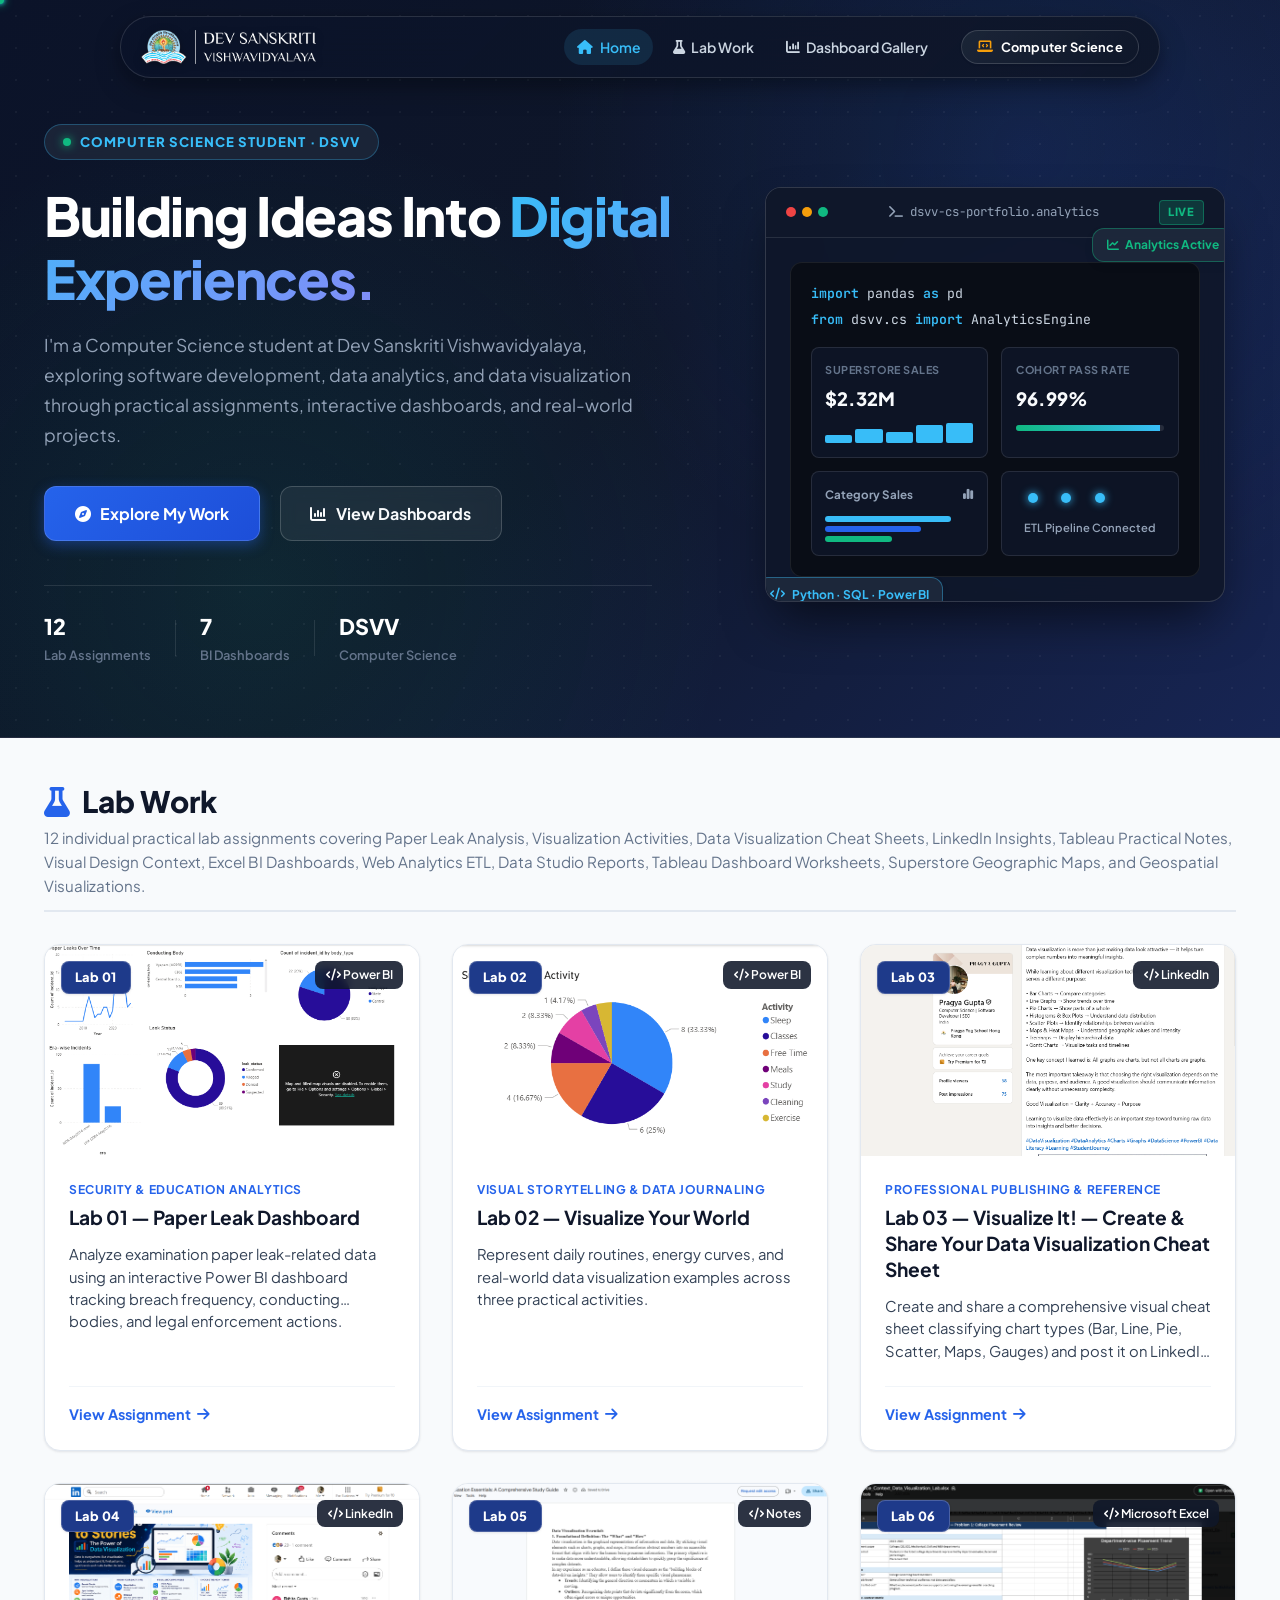
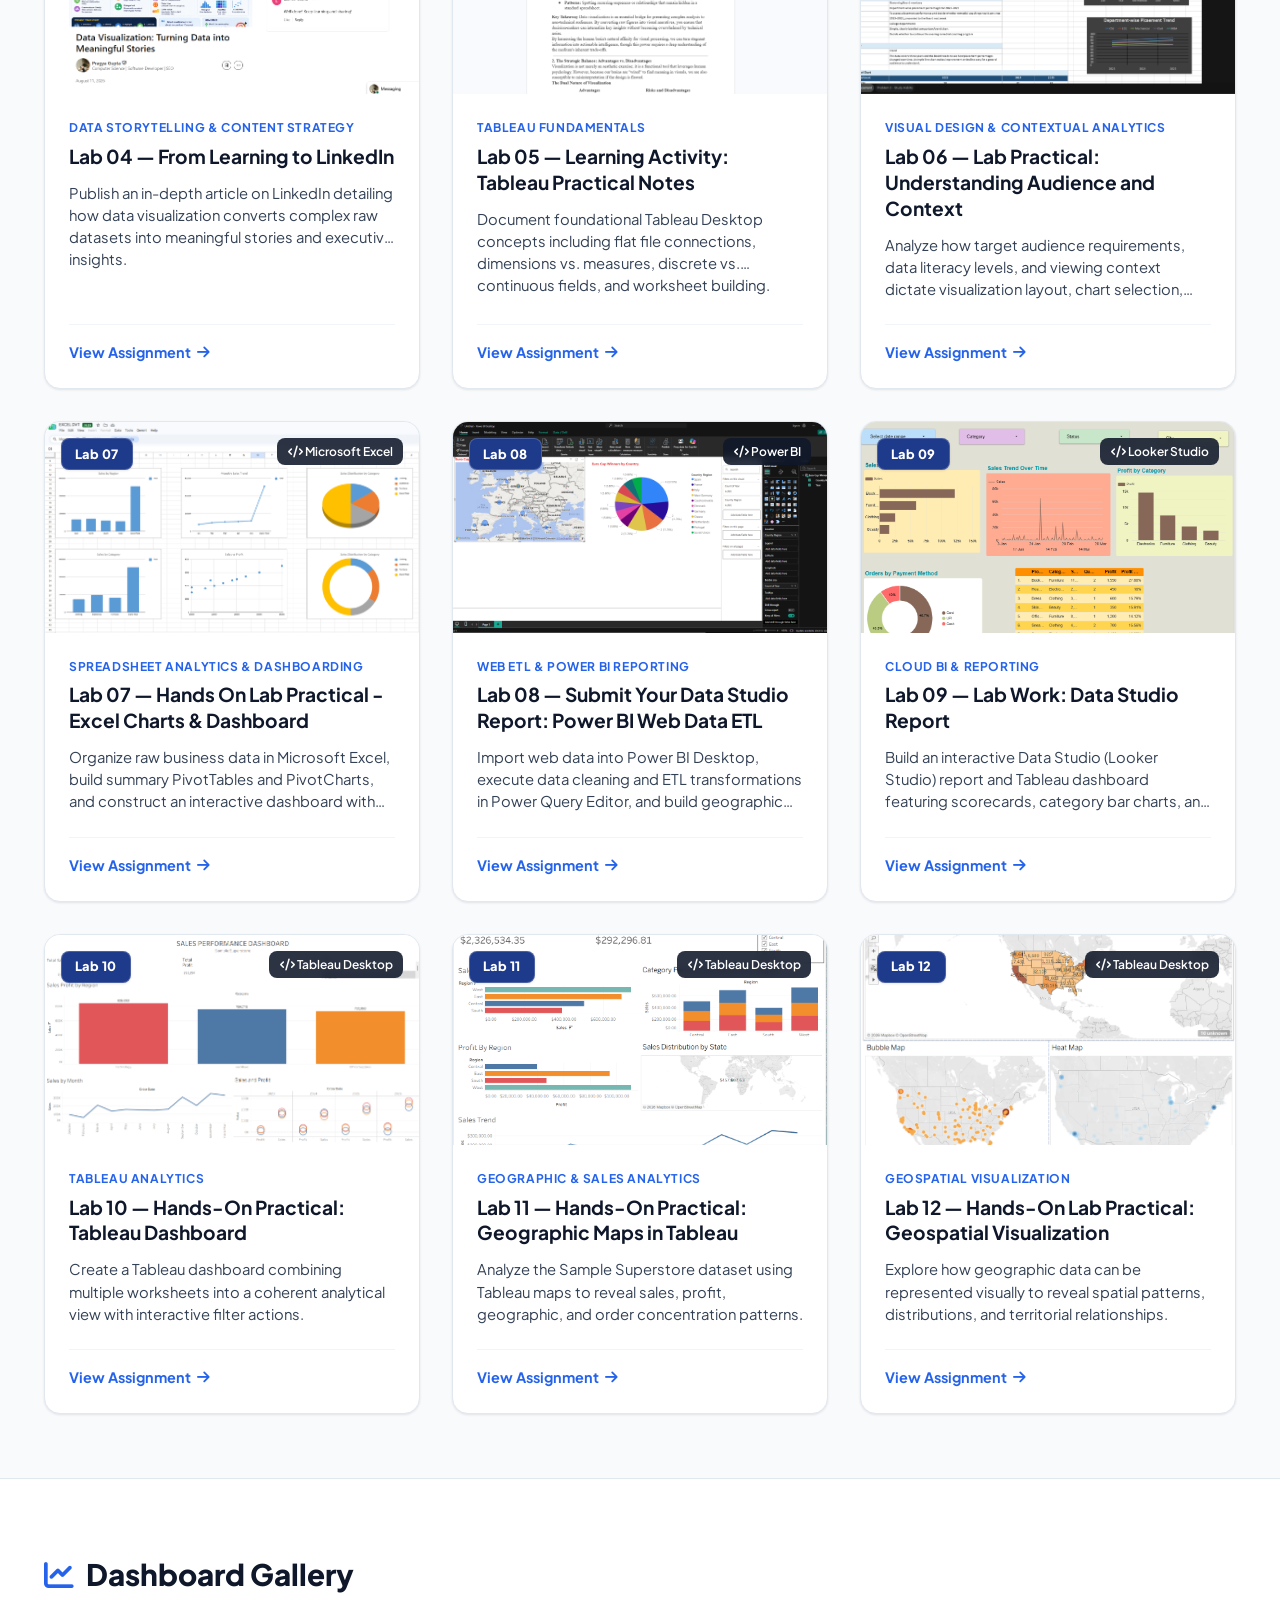
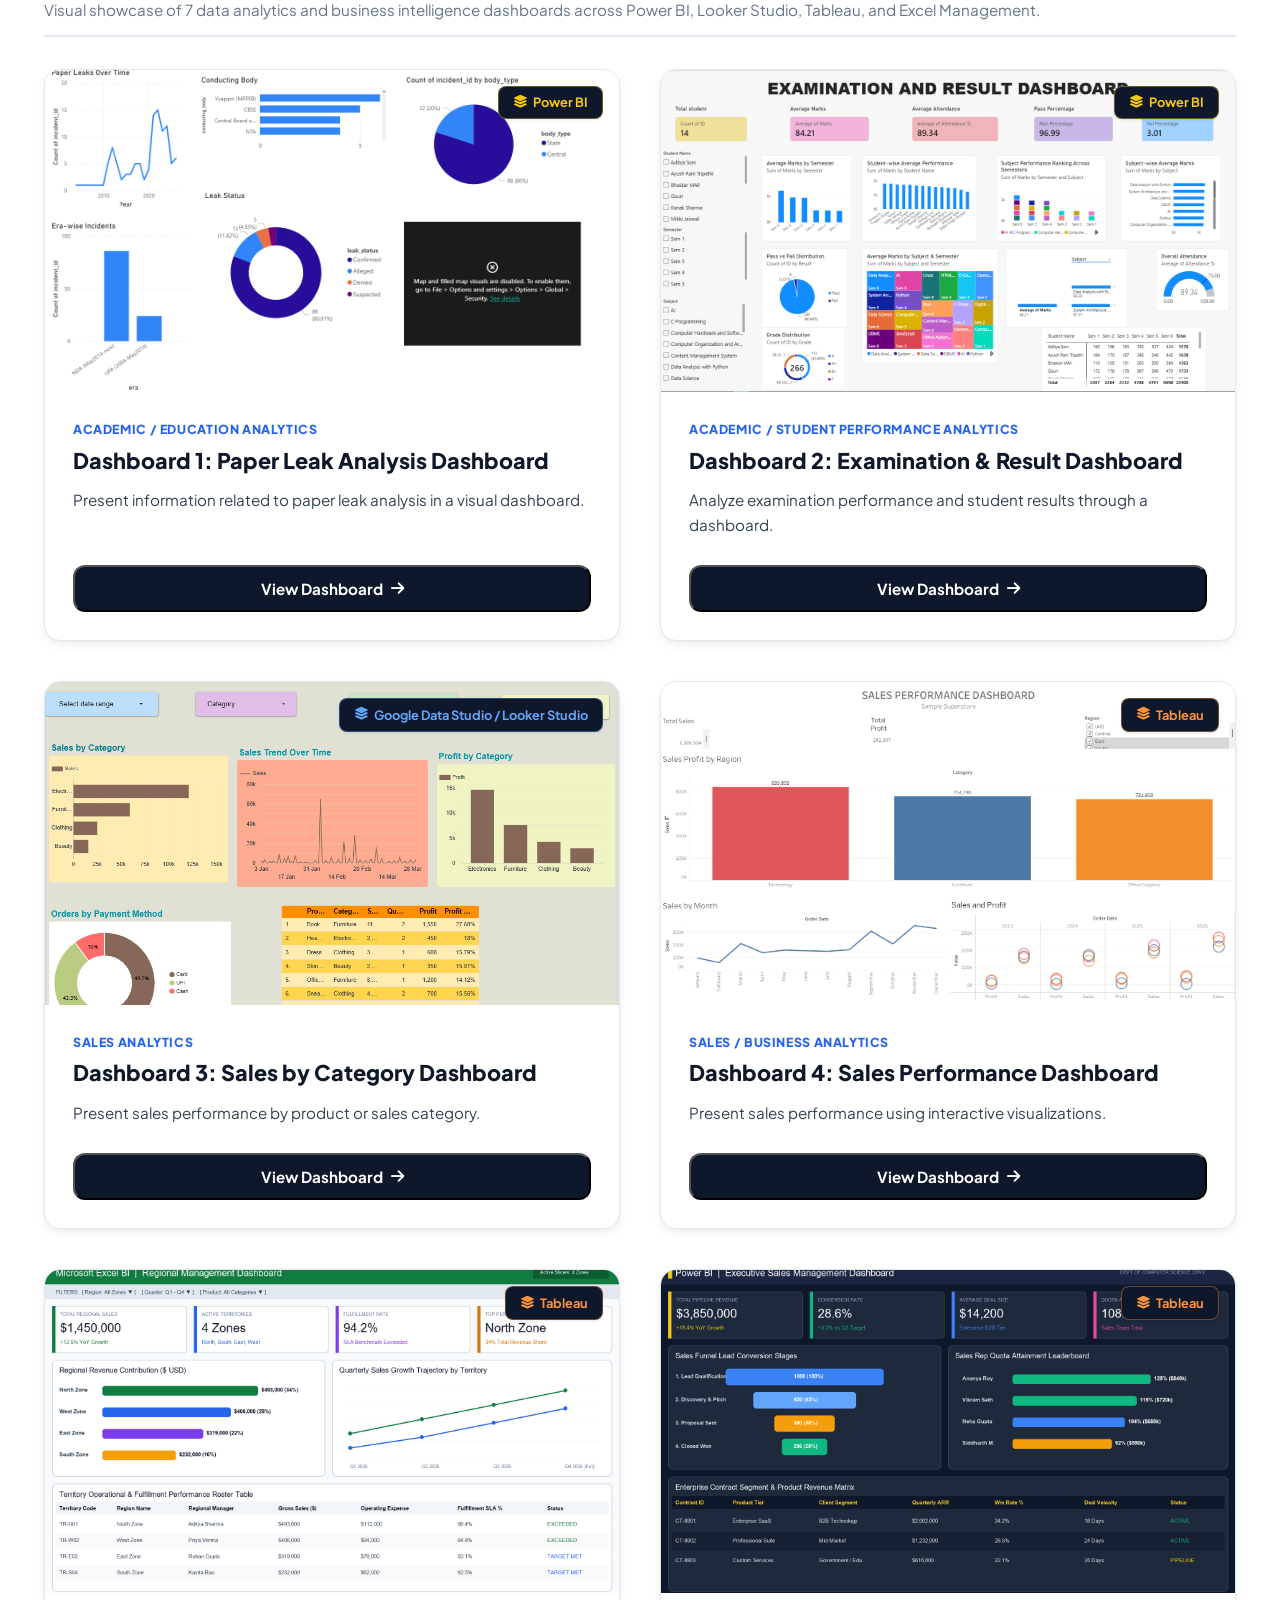
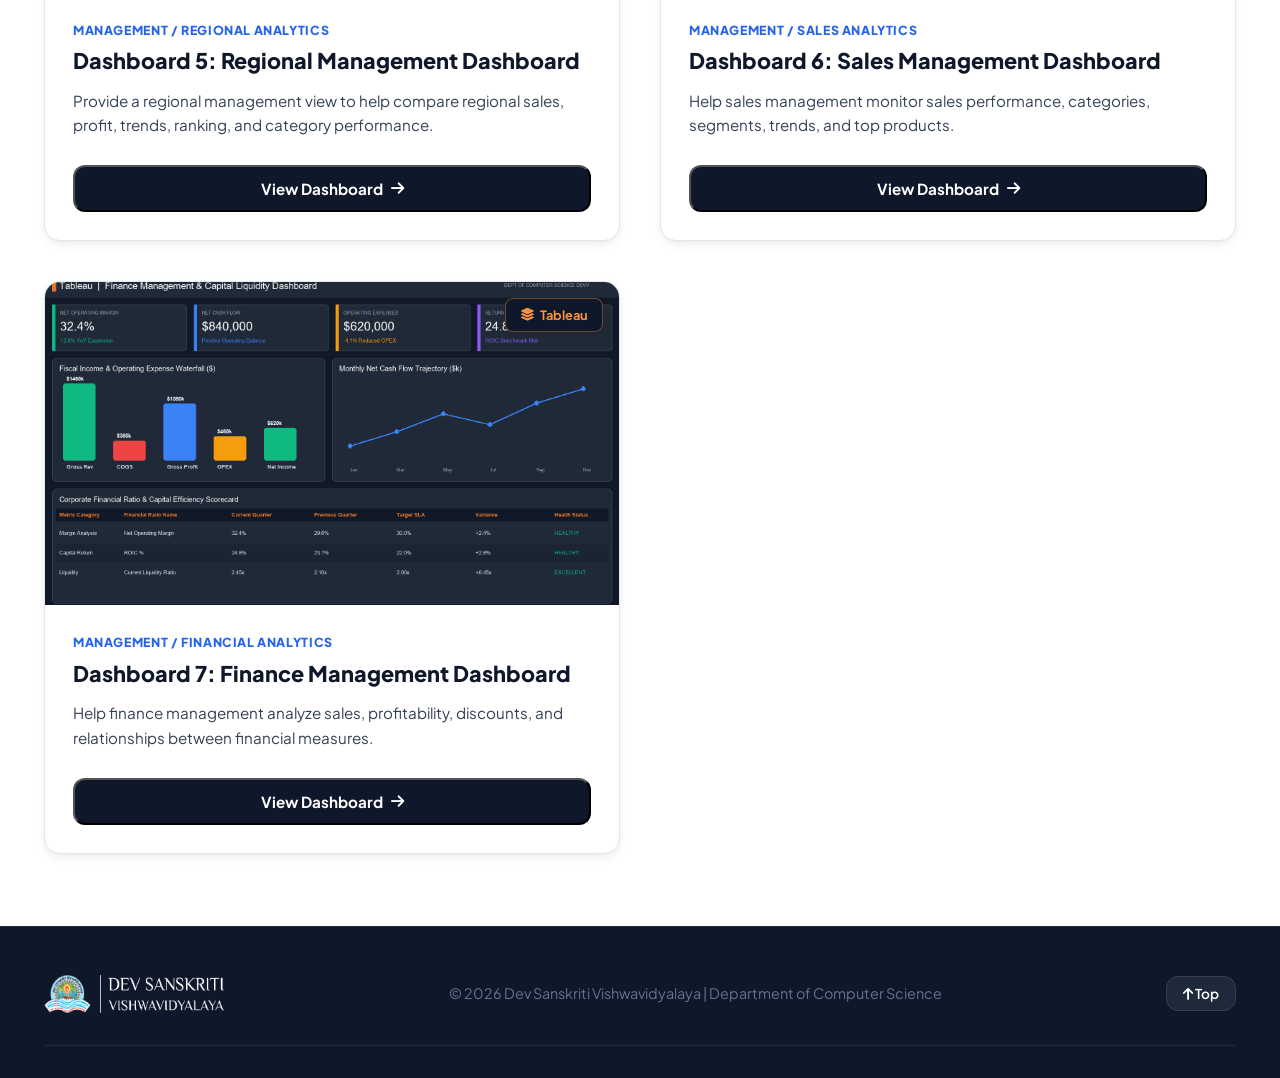
<file: index.html>
<!DOCTYPE html>
<html lang="en">
<head>
  <meta charset="UTF-8" />
  <meta name="viewport" content="width=device-width, initial-scale=1.0" />
  <title>Department of Computer Science — Portfolio | Dev Sanskriti Vishwavidyalaya</title>
  <meta name="description" content="Computer Science practical labs and interactive data visualization dashboards portfolio at Dev Sanskriti Vishwavidyalaya (DSVV)." />
  <meta name="author" content="Computer Science Student" />

  <!-- Google Fonts: Plus Jakarta Sans & JetBrains Mono -->
  <link rel="preconnect" href="https://fonts.googleapis.com">
  <link rel="preconnect" href="https://fonts.gstatic.com" crossorigin>
  <link href="https://fonts.googleapis.com/css2?family=Plus+Jakarta+Sans:wght@400;500;600;700;800&family=JetBrains+Mono:wght@500;600&display=swap" rel="stylesheet">

  <!-- Font Awesome Icons -->
  <link rel="stylesheet" href="https://cdnjs.cloudflare.com/ajax/libs/font-awesome/6.4.0/css/all.min.css" />

  <!-- Stylesheet -->
  <link rel="stylesheet" href="css/style.css" />
</head>
<body>

  <!-- ==========================================================================
       COMPACT FLOATING HEADER & BRANDING (DSVV Seal Logo)
       ========================================================================== -->
  <header class="navbar" id="navbar">
    <div class="container nav-container">
      <a href="#hero" class="nav-brand" aria-label="Dev Sanskriti Vishwavidyalaya Home">
        <img src="images/dsvv-official-logo-clean.png" alt="Dev Sanskriti Vishwavidyalaya Logo" class="dsvv-logo-img" />
      </a>

      <button class="mobile-menu-toggle" aria-label="Toggle Navigation Menu" aria-expanded="false">
        <i class="fa-solid fa-bars"></i>
      </button>

      <!-- Top Right: Navigation Links & Computer Science Badge -->
      <div class="nav-right-group">
        <nav>
          <ul class="nav-menu">
            <li><a href="#hero" class="nav-link active" data-section="hero"><i class="fa-solid fa-house"></i> Home</a></li>
            <li><a href="#labs" class="nav-link" data-section="labs"><i class="fa-solid fa-flask"></i> Lab Work</a></li>
            <li><a href="#dashboards" class="nav-link" data-section="dashboards"><i class="fa-solid fa-chart-column"></i> Dashboard Gallery</a></li>
          </ul>
        </nav>
        <span class="cs-dept-badge">
          <i class="fa-solid fa-laptop-code"></i> Computer Science
        </span>
      </div>
    </div>
  </header>

  <!-- ==========================================================================
       FIXED VERTICAL SCROLL SIDEBAR NAVIGATION
       ========================================================================== -->
  <nav class="scroll-sidebar" id="scroll-sidebar" aria-label="Quick Navigation Sidebar">
    <ul class="sidebar-menu">
      <li>
        <a href="#hero" class="sidebar-link active" data-section="hero" aria-label="Home">
          <i class="fa-solid fa-house"></i>
          <span class="sidebar-tooltip">Home</span>
        </a>
      </li>
      <li>
        <a href="#labs" class="sidebar-link" data-section="labs" aria-label="Lab Work">
          <i class="fa-solid fa-flask"></i>
          <span class="sidebar-tooltip">Lab Work</span>
        </a>
      </li>
      <li>
        <a href="#dashboards" class="sidebar-link" data-section="dashboards" aria-label="Dashboard Gallery">
          <i class="fa-solid fa-chart-column"></i>
          <span class="sidebar-tooltip">Dashboard Gallery</span>
        </a>
      </li>
    </ul>
  </nav>

  <!-- Custom Pointer Cursor -->
  <div class="custom-cursor-dot" id="cursor-dot" aria-hidden="true"></div>
  <div class="custom-cursor-ring" id="cursor-ring" aria-hidden="true"></div>

  <main>
    <!-- ==========================================================================
         1. HERO SECTION (UPGRADED — PREMIUM FUTURISTIC TWO-COLUMN COMPOSITION)
         ========================================================================== -->
    <section class="hero-section" id="hero">
      <div class="container hero-container">
        
        <!-- Left Column: Introduction & Actions -->
        <div class="hero-content">
          <div class="hero-eyebrow-badge">
            <span class="eyebrow-dot"></span>
            <span class="eyebrow-text">COMPUTER SCIENCE STUDENT · DSVV</span>
          </div>

          <h1 class="hero-title">
            Building Ideas Into <span class="gradient-text">Digital Experiences.</span>
          </h1>

          <p class="hero-subtitle">
            I'm a Computer Science student at Dev Sanskriti Vishwavidyalaya, exploring software development, data analytics, and data visualization through practical assignments, interactive dashboards, and real-world projects.
          </p>

          <div class="hero-cta-group">
            <a href="#labs" class="btn-primary-hero">
              <i class="fa-solid fa-compass"></i> Explore My Work
            </a>
            <a href="#dashboards" class="btn-secondary-hero">
              <i class="fa-solid fa-chart-column"></i> View Dashboards
            </a>
          </div>

          <!-- Understated Metrics Row -->
          <div class="hero-stats-row">
            <div class="hero-stat-item">
              <span class="stat-number">12</span>
              <span class="stat-label">Lab Assignments</span>
            </div>
            <div class="hero-stat-divider"></div>
            <div class="hero-stat-item">
              <span class="stat-number">7</span>
              <span class="stat-label">BI Dashboards</span>
            </div>
            <div class="hero-stat-divider"></div>
            <div class="hero-stat-item">
              <span class="stat-number">DSVV</span>
              <span class="stat-label">Computer Science</span>
            </div>
          </div>
        </div>

        <!-- Right Column: Technology & Analytics Interactive Mockup Card -->
        <div class="hero-visual-wrapper" aria-hidden="true">
          <div class="hero-visual-card">
            
            <!-- Window Header -->
            <div class="visual-card-header">
              <div class="window-dots">
                <span class="dot red"></span>
                <span class="dot yellow"></span>
                <span class="dot green"></span>
              </div>
              <div class="window-title"><i class="fa-solid fa-terminal"></i> dsvv-cs-portfolio.analytics</div>
              <div class="window-badge">LIVE</div>
            </div>

            <!-- Card Body Content -->
            <div class="visual-card-body">
              
              <!-- Floating Feature Badges -->
              <div class="floating-badge badge-top-right">
                <i class="fa-solid fa-chart-line"></i> Analytics Active
              </div>

              <div class="floating-badge badge-bottom-left">
                <i class="fa-solid fa-code"></i> Python · SQL · Power BI
              </div>

              <!-- Abstract Mockup Interface -->
              <div class="hero-mockup-screen">
                <div class="code-line-preview">
                  <span class="code-kw">import</span> pandas <span class="code-kw">as</span> pd
                </div>
                <div class="code-line-preview">
                  <span class="code-kw">from</span> dsvv.cs <span class="code-kw">import</span> AnalyticsEngine
                </div>

                <!-- Mini Dashboard Visuals Grid -->
                <div class="mini-dashboard-preview">
                  
                  <div class="mini-card mini-kpi">
                    <span class="mini-label">SUPERSTORE SALES</span>
                    <span class="mini-val">$2.32M</span>
                    <div class="mini-bar-sparkline">
                      <span style="height: 40%;"></span>
                      <span style="height: 70%;"></span>
                      <span style="height: 55%;"></span>
                      <span style="height: 90%;"></span>
                      <span style="height: 100%;"></span>
                    </div>
                  </div>

                  <div class="mini-card mini-kpi">
                    <span class="mini-label">COHORT PASS RATE</span>
                    <span class="mini-val">96.99%</span>
                    <div class="mini-progress-pill">
                      <div class="mini-progress-fill" style="width: 96.99%;"></div>
                    </div>
                  </div>

                  <div class="mini-card mini-chart">
                    <div class="mini-chart-header">
                      <span>Category Sales</span>
                      <i class="fa-solid fa-chart-simple"></i>
                    </div>
                    <div class="mini-bars">
                      <div class="m-bar" style="width: 85%; background: #38bdf8;"></div>
                      <div class="m-bar" style="width: 65%; background: #2563eb;"></div>
                      <div class="m-bar" style="width: 45%; background: #10b981;"></div>
                    </div>
                  </div>

                  <div class="mini-card mini-nodes">
                    <div class="node-graph">
                      <div class="node n1"></div>
                      <div class="node n2"></div>
                      <div class="node n3"></div>
                      <div class="line l1"></div>
                      <div class="line l2"></div>
                    </div>
                    <span class="mini-node-text">ETL Pipeline Connected</span>
                  </div>

                </div>

              </div>
            </div>

          </div>
          <!-- Soft Ambient Glow Overlay -->
          <div class="hero-ambient-glow"></div>
        </div>

      </div>
    </section>

    <!-- ==========================================================================
         2. SECTION 1 — LAB WORK (12 Individual Assignment Cards)
         ========================================================================== -->
    <section class="labs-section" id="labs">
      <div class="container">
        <div class="section-header-wrap">
          <div>
            <h2 class="section-title">
              <i class="fa-solid fa-flask"></i> Lab Work
            </h2>
            <p class="section-desc">
              12 individual practical lab assignments covering Paper Leak Analysis, Visualization Activities, Data Visualization Cheat Sheets, LinkedIn Insights, Tableau Practical Notes, Visual Design Context, Excel BI Dashboards, Web Analytics ETL, Data Studio Reports, Tableau Dashboard Worksheets, Superstore Geographic Maps, and Geospatial Visualizations.
            </p>
          </div>
        </div>

        <!-- 12 Labs Grid Container (3 cols Desktop, 2 Tablet, 1 Mobile rendered via js/script.js) -->
        <div class="labs-grid" id="labs-grid">
          <!-- Rendered dynamically via js/script.js -->
        </div>
      </div>
    </section>

    <!-- ==========================================================================
         3. SECTION 2 — DASHBOARD GALLERY (7 Cards: 2 per row Desktop/Tablet, 1 Mobile)
         ========================================================================== -->
    <section class="dashboards-section" id="dashboards">
      <div class="container">
        <div class="section-header-wrap">
          <div>
            <h2 class="section-title">
              <i class="fa-solid fa-chart-line"></i> Dashboard Gallery
            </h2>
            <p class="section-desc">
              Visual showcase of 7 data analytics and business intelligence dashboards across Power BI, Looker Studio, Tableau, and Excel Management.
            </p>
          </div>
        </div>

        <!-- 7 Dashboards Gallery Grid Container (2 cols Desktop/Tablet, 1 Mobile rendered via js/script.js) -->
        <div class="dashboard-gallery-grid" id="dashboards-gallery-grid">
          <!-- Rendered dynamically via js/script.js -->
        </div>
      </div>
    </section>

  </main>

  <!-- ==========================================================================
       FOOTER
       ========================================================================== -->
  <footer class="site-footer" id="contact">
    <div class="container">
      <div class="footer-content">
        <div class="footer-brand">
          <img src="images/dsvv-official-logo-clean.png" alt="DSVV Logo" style="height: 38px; width: auto; max-width: 180px;" />
        </div>
        <div class="footer-copyright">
          © 2026 Dev Sanskriti Vishwavidyalaya | Department of Computer Science
        </div>
        <button class="btn-scroll-top" aria-label="Scroll to top of page">
          <i class="fa-solid fa-arrow-up"></i> Top
        </button>
      </div>
    </div>
  </footer>

  <!-- Scripts -->
  <script src="js/script.js"></script>
</body>
</html>
</file>
<file: css/style.css>
/* ==========================================================================
   Dev Sanskriti Vishwavidyalaya — Department of Computer Science
   Academic Labs & Visual Dashboard Gallery Portfolio Stylesheet
   ========================================================================== */

/* --------------------------------------------------------------------------
   1. Design System & CSS Variables
   -------------------------------------------------------------------------- */
:root {
  /* DSVV & Slate Brand Colors */
  --bg-main: #f8fafc;
  --bg-card: #ffffff;
  --bg-secondary: #f1f5f9;
  --bg-accent-light: #eff6ff;

  --text-primary: #0f172a;
  --text-secondary: #334155;
  --text-muted: #64748b;
  --text-inverse: #ffffff;

  --border-color: #e2e8f0;
  --border-focus: #2563eb;

  /* Primary Accent & DSVV Gold */
  --primary-accent: #2563eb;
  --primary-dark: #1d4ed8;
  --dsvv-gold: #f59e0b;
  --dsvv-navy: #1e3a8a;

  /* Tool-Specific Badges */
  --powerbi-bg: #fffbeb;
  --powerbi-border: #fef08a;
  --powerbi-text: #92400e;

  --looker-bg: #eff6ff;
  --looker-border: #bfdbfe;
  --looker-text: #1e40af;

  --tableau-bg: #fff7ed;
  --tableau-border: #ffedd5;
  --tableau-text: #9a3412;

  /* Shadows */
  --shadow-sm: 0 1px 3px rgba(15, 23, 42, 0.06), 0 1px 2px rgba(15, 23, 42, 0.04);
  --shadow-md: 0 4px 12px -2px rgba(15, 23, 42, 0.08), 0 2px 6px -1px rgba(15, 23, 42, 0.04);
  --shadow-lg: 0 12px 24px -4px rgba(15, 23, 42, 0.1), 0 4px 12px -2px rgba(15, 23, 42, 0.05);
  --shadow-xl: 0 25px 50px -12px rgba(15, 23, 42, 0.18);

  /* Radius */
  --radius-sm: 8px;
  --radius-md: 12px;
  --radius-lg: 16px;
  --radius-full: 9999px;

  /* Typography */
  --font-sans: 'Plus Jakarta Sans', -apple-system, BlinkMacSystemFont, 'Segoe UI', Roboto, sans-serif;
  --font-mono: 'JetBrains Mono', monospace;

  /* Container */
  --container-max-width: 1240px;
}

*, *::before, *::after {
  box-sizing: border-box;
  margin: 0;
  padding: 0;
}

html {
  font-family: var(--font-sans);
  font-size: 16px;
  line-height: 1.6;
  color: var(--text-primary);
  background-color: var(--bg-main);
  scroll-behavior: smooth;
  -webkit-font-smoothing: antialiased;
}

body {
  min-height: 100vh;
  display: flex;
  flex-direction: column;
}

img {
  max-width: 100%;
  height: auto;
  display: block;
}

a {
  color: inherit;
  text-decoration: none;
}

button, input, select {
  font-family: inherit;
  font-size: inherit;
}

.container {
  width: 100%;
  max-width: var(--container-max-width);
  margin: 0 auto;
  padding: 0 1.5rem;
}

/* --------------------------------------------------------------------------
   2. Compact Floating Header & DSVV Branding Navbar
   -------------------------------------------------------------------------- */
.navbar {
  position: fixed;
  top: 1rem;
  left: 50%;
  transform: translateX(-50%);
  width: calc(100% - 2.5rem);
  max-width: 1040px;
  z-index: 1000;
  background: linear-gradient(135deg, rgba(11, 19, 41, 0.92) 0%, rgba(15, 23, 42, 0.95) 100%);
  backdrop-filter: blur(16px);
  -webkit-backdrop-filter: blur(16px);
  border: 1px solid rgba(255, 255, 255, 0.12);
  border-radius: 9999px;
  box-shadow: 0 10px 30px -5px rgba(0, 0, 0, 0.4), 0 4px 12px rgba(15, 23, 42, 0.2);
  transition: opacity 0.35s cubic-bezier(0.16, 1, 0.3, 1), transform 0.35s cubic-bezier(0.16, 1, 0.3, 1), visibility 0.35s;
}

.navbar.hidden-on-scroll {
  opacity: 0;
  transform: translate(-50%, -25px);
  pointer-events: none;
  visibility: hidden;
}

.nav-container {
  display: flex;
  align-items: center;
  justify-content: space-between;
  height: 3.75rem;
  padding: 0 1.25rem;
}

.nav-brand {
  display: flex;
  align-items: center;
  gap: 0.75rem;
}

.dsvv-logo-img {
  height: 38px;
  width: auto;
  max-width: 175px;
  object-fit: contain;
  filter: drop-shadow(0 2px 4px rgba(0, 0, 0, 0.25));
  transition: transform 0.25s ease;
}

.dsvv-logo-img:hover {
  transform: scale(1.05);
}

.nav-right-group {
  display: flex;
  align-items: center;
  gap: 1.25rem;
}

.cs-dept-badge {
  background: linear-gradient(135deg, rgba(30, 41, 59, 0.8) 0%, rgba(15, 23, 42, 0.9) 100%);
  color: #ffffff;
  padding: 0.35rem 0.95rem;
  border-radius: var(--radius-full);
  font-size: 0.8rem;
  font-weight: 700;
  letter-spacing: 0.02em;
  display: inline-flex;
  align-items: center;
  gap: 0.45rem;
  box-shadow: var(--shadow-sm);
  border: 1px solid rgba(255, 255, 255, 0.15);
}

.cs-dept-badge i {
  color: var(--dsvv-gold);
}

.nav-menu {
  display: flex;
  align-items: center;
  gap: 0.4rem;
  list-style: none;
}

.nav-link {
  font-weight: 600;
  font-size: 0.875rem;
  color: #cbd5e1;
  padding: 0.45rem 0.8rem;
  border-radius: 9999px;
  transition: all 0.2s ease;
  display: flex;
  align-items: center;
  gap: 0.4rem;
}

.nav-link:hover, .nav-link.active {
  color: #38bdf8;
  background: rgba(56, 189, 248, 0.12);
}

.mobile-menu-toggle {
  display: none;
  background: none;
  border: none;
  font-size: 1.35rem;
  color: #f8fafc;
  cursor: pointer;
  padding: 0.5rem;
}

/* --------------------------------------------------------------------------
   Fixed Scroll Sidebar Navigation
   -------------------------------------------------------------------------- */
.scroll-sidebar {
  position: fixed;
  left: 1.25rem;
  top: 50%;
  transform: translateY(-50%) translateX(-30px);
  z-index: 999;
  opacity: 0;
  visibility: hidden;
  pointer-events: none;
  transition: opacity 0.35s cubic-bezier(0.16, 1, 0.3, 1), transform 0.35s cubic-bezier(0.16, 1, 0.3, 1), visibility 0.35s;
}

.scroll-sidebar.visible {
  opacity: 1;
  visibility: visible;
  pointer-events: auto;
  transform: translateY(-50%) translateX(0);
}

.sidebar-menu {
  display: flex;
  flex-direction: column;
  gap: 0.6rem;
  list-style: none;
  margin: 0;
  padding: 0.6rem 0.45rem;
  background: linear-gradient(135deg, rgba(11, 19, 41, 0.92) 0%, rgba(15, 23, 42, 0.95) 100%);
  backdrop-filter: blur(16px);
  -webkit-backdrop-filter: blur(16px);
  border: 1px solid rgba(255, 255, 255, 0.12);
  border-radius: 9999px;
  box-shadow: 0 12px 36px rgba(0, 0, 0, 0.45);
}

.sidebar-link {
  width: 2.65rem;
  height: 2.65rem;
  border-radius: 50%;
  display: flex;
  align-items: center;
  justify-content: center;
  color: #94a3b8;
  font-size: 1.05rem;
  position: relative;
  transition: all 0.25s cubic-bezier(0.16, 1, 0.3, 1);
  border: 1px solid transparent;
}

.sidebar-link:hover {
  color: #38bdf8;
  background: rgba(56, 189, 248, 0.14);
  border-color: rgba(56, 189, 248, 0.3);
}

.sidebar-link.active {
  color: #10b981;
  background: rgba(16, 185, 129, 0.18);
  border-color: rgba(16, 185, 129, 0.4);
  box-shadow: 0 0 12px rgba(16, 185, 129, 0.3);
}

.sidebar-tooltip {
  position: absolute;
  left: calc(100% + 0.85rem);
  top: 50%;
  transform: translateY(-50%) translateX(-8px);
  background: #0f172a;
  color: #f8fafc;
  font-size: 0.775rem;
  font-weight: 700;
  white-space: nowrap;
  padding: 0.35rem 0.75rem;
  border-radius: 6px;
  border: 1px solid rgba(255, 255, 255, 0.15);
  box-shadow: 0 6px 18px rgba(0, 0, 0, 0.35);
  opacity: 0;
  visibility: hidden;
  pointer-events: none;
  transition: opacity 0.2s ease, transform 0.2s ease, visibility 0.2s;
}

.sidebar-tooltip::before {
  content: '';
  position: absolute;
  right: 100%;
  top: 50%;
  transform: translateY(-50%);
  border-width: 5px;
  border-style: solid;
  border-color: transparent #0f172a transparent transparent;
}

.sidebar-link:hover .sidebar-tooltip {
  opacity: 1;
  visibility: visible;
  transform: translateY(-50%) translateX(0);
}

/* --------------------------------------------------------------------------
   Custom Interactive Pointer Cursor
   -------------------------------------------------------------------------- */
.custom-cursor-dot {
  position: fixed;
  top: 0;
  left: 0;
  width: 8px;
  height: 8px;
  background-color: #10b981;
  border-radius: 50%;
  pointer-events: none;
  z-index: 99999;
  transform: translate(-50%, -50%);
  transition: transform 0.05s ease-out, background-color 0.2s ease, width 0.2s ease, height 0.2s ease;
  box-shadow: 0 0 10px #10b981, 0 0 4px #38bdf8;
}

.custom-cursor-ring {
  position: fixed;
  top: 0;
  left: 0;
  width: 36px;
  height: 36px;
  border: 1.5px solid rgba(56, 189, 248, 0.6);
  border-radius: 50%;
  pointer-events: none;
  z-index: 99998;
  transform: translate(-50%, -50%);
  transition: width 0.22s ease-out, height 0.22s ease-out, border-color 0.2s ease, background-color 0.2s ease;
  backdrop-filter: blur(0.5px);
}

body.cursor-hover .custom-cursor-dot {
  background-color: #38bdf8;
  transform: translate(-50%, -50%) scale(1.4);
  box-shadow: 0 0 14px #38bdf8;
}

body.cursor-hover .custom-cursor-ring {
  width: 50px;
  height: 50px;
  border-color: rgba(16, 185, 129, 0.85);
  background-color: rgba(16, 185, 129, 0.08);
}

@media (hover: none) and (pointer: coarse), (prefers-reduced-motion: reduce) {
  .custom-cursor-dot, .custom-cursor-ring {
    display: none !important;
  }
}

/* --------------------------------------------------------------------------
   3. Hero Section
   -------------------------------------------------------------------------- */

.hero-section {
  position: relative;
  padding: 7.75rem 0 4.5rem 0;
  background: radial-gradient(circle at 80% 20%, rgba(37, 99, 235, 0.15) 0%, transparent 40%),
              radial-gradient(circle at 20% 80%, rgba(16, 185, 129, 0.1) 0%, transparent 40%),
              linear-gradient(135deg, #0b1329 0%, #0f172a 50%, #172554 100%);
  color: #ffffff;
  overflow: hidden;
  border-bottom: 1px solid rgba(255, 255, 255, 0.1);
}

.hero-section::before {
  content: '';
  position: absolute;
  top: 0;
  left: 0;
  width: 100%;
  height: 100%;
  background-image: radial-gradient(rgba(255, 255, 255, 0.08) 1px, transparent 1px);
  background-size: 32px 32px;
  pointer-events: none;
  opacity: 0.6;
}

.hero-container {
  display: grid;
  grid-template-columns: 1.15fr 0.85fr;
  gap: 3.5rem;
  align-items: center;
  position: relative;
  z-index: 2;
}

.hero-content {
  display: flex;
  flex-direction: column;
  align-items: flex-start;
  text-align: left;
}

.hero-eyebrow-badge {
  display: inline-flex;
  align-items: center;
  gap: 0.6rem;
  background: rgba(30, 41, 59, 0.8);
  border: 1px solid rgba(56, 189, 248, 0.3);
  padding: 0.4rem 1.1rem;
  border-radius: var(--radius-full);
  margin-bottom: 1.5rem;
  backdrop-filter: blur(8px);
}

.eyebrow-dot {
  width: 8px;
  height: 8px;
  border-radius: 50%;
  background-color: #10b981;
  box-shadow: 0 0 10px #10b981;
}

.eyebrow-text {
  font-size: 0.825rem;
  font-weight: 800;
  letter-spacing: 0.08em;
  color: #38bdf8;
  text-transform: uppercase;
}

.hero-title {
  font-size: clamp(2.25rem, 4.2vw, 3.5rem);
  font-weight: 800;
  color: #ffffff;
  line-height: 1.18;
  letter-spacing: -0.025em;
  margin-bottom: 1.25rem;
}

.gradient-text {
  background: linear-gradient(135deg, #38bdf8 0%, #60a5fa 50%, #818cf8 100%);
  -webkit-background-clip: text;
  -webkit-text-fill-color: transparent;
}

.hero-subtitle {
  font-size: 1.1rem;
  color: #94a3b8;
  line-height: 1.7;
  max-width: 38rem;
  margin-bottom: 2.25rem;
}

.hero-cta-group {
  display: flex;
  align-items: center;
  gap: 1.25rem;
  flex-wrap: wrap;
  margin-bottom: 2.75rem;
}

.btn-primary-hero {
  display: inline-flex;
  align-items: center;
  gap: 0.6rem;
  background: linear-gradient(135deg, #2563eb 0%, #1d4ed8 100%);
  color: #ffffff;
  padding: 0.85rem 1.85rem;
  border-radius: var(--radius-md);
  font-size: 1rem;
  font-weight: 700;
  box-shadow: 0 4px 14px rgba(37, 99, 235, 0.4);
  transition: all 0.25s ease;
  border: 1px solid rgba(255, 255, 255, 0.15);
}

.btn-primary-hero:hover {
  transform: translateY(-3px);
  box-shadow: 0 8px 25px rgba(37, 99, 235, 0.6);
  background: linear-gradient(135deg, #1d4ed8 0%, #1e40af 100%);
  color: #ffffff;
}

.btn-secondary-hero {
  display: inline-flex;
  align-items: center;
  gap: 0.6rem;
  background: rgba(255, 255, 255, 0.06);
  color: #f8fafc;
  padding: 0.85rem 1.85rem;
  border-radius: var(--radius-md);
  font-size: 1rem;
  font-weight: 700;
  border: 1px solid rgba(255, 255, 255, 0.18);
  backdrop-filter: blur(8px);
  transition: all 0.25s ease;
}

.btn-secondary-hero:hover {
  background: rgba(255, 255, 255, 0.12);
  border-color: #38bdf8;
  color: #38bdf8;
  transform: translateY(-3px);
}

.hero-stats-row {
  display: flex;
  align-items: center;
  gap: 1.5rem;
  padding-top: 1.5rem;
  border-top: 1px solid rgba(255, 255, 255, 0.1);
  width: 100%;
  max-width: 38rem;
}

.hero-stat-item {
  display: flex;
  flex-direction: column;
}

.stat-number {
  font-size: 1.35rem;
  font-weight: 800;
  color: #ffffff;
}

.stat-label {
  font-size: 0.8rem;
  color: #64748b;
  font-weight: 600;
}

.hero-stat-divider {
  width: 1px;
  height: 2.25rem;
  background-color: rgba(255, 255, 255, 0.1);
}

/* Right-Side Mockup Visual Card */
.hero-visual-wrapper {
  position: relative;
  width: 100%;
  display: flex;
  justify-content: center;
}

.hero-visual-card {
  width: 100%;
  max-width: 460px;
  background: rgba(15, 23, 42, 0.9);
  border: 1px solid rgba(255, 255, 255, 0.15);
  border-radius: var(--radius-lg);
  box-shadow: 0 25px 50px -12px rgba(0, 0, 0, 0.6);
  overflow: hidden;
  backdrop-filter: blur(16px);
  position: relative;
  z-index: 2;
  transition: transform 0.3s ease;
}

.hero-visual-card:hover {
  transform: translateY(-4px);
}

.visual-card-header {
  background-color: #0f172a;
  padding: 0.75rem 1.25rem;
  display: flex;
  align-items: center;
  justify-content: space-between;
  border-bottom: 1px solid rgba(255, 255, 255, 0.1);
}

.window-dots {
  display: flex;
  gap: 0.4rem;
}

.window-dots .dot {
  width: 10px;
  height: 10px;
  border-radius: 50%;
}

.dot.red { background-color: #ef4444; }
.dot.yellow { background-color: #f59e0b; }
.dot.green { background-color: #10b981; }

.window-title {
  font-family: var(--font-mono);
  font-size: 0.775rem;
  color: #94a3b8;
  display: flex;
  align-items: center;
  gap: 0.4rem;
}

.window-badge {
  background: rgba(16, 185, 129, 0.2);
  color: #10b981;
  border: 1px solid rgba(16, 185, 129, 0.4);
  padding: 0.15rem 0.5rem;
  border-radius: 4px;
  font-size: 0.7rem;
  font-weight: 800;
  letter-spacing: 0.05em;
}

.visual-card-body {
  padding: 1.5rem;
  position: relative;
}

.floating-badge {
  position: absolute;
  background: rgba(30, 41, 59, 0.95);
  border: 1px solid rgba(56, 189, 248, 0.3);
  color: #e2e8f0;
  padding: 0.4rem 0.85rem;
  border-radius: var(--radius-md);
  font-size: 0.75rem;
  font-weight: 700;
  box-shadow: var(--shadow-md);
  z-index: 10;
  display: flex;
  align-items: center;
  gap: 0.4rem;
  backdrop-filter: blur(8px);
}

.badge-top-right {
  top: -10px;
  right: -10px;
  border-color: rgba(16, 185, 129, 0.4);
  color: #10b981;
}

.badge-bottom-left {
  bottom: -10px;
  left: -10px;
  border-color: rgba(56, 189, 248, 0.4);
  color: #38bdf8;
}

.hero-mockup-screen {
  background-color: #090d16;
  border-radius: var(--radius-md);
  padding: 1.25rem;
  border: 1px solid rgba(255, 255, 255, 0.08);
}

.code-line-preview {
  font-family: var(--font-mono);
  font-size: 0.825rem;
  color: #cbd5e1;
  margin-bottom: 0.35rem;
}

.code-kw {
  color: #38bdf8;
  font-weight: 600;
}

.mini-dashboard-preview {
  display: grid;
  grid-template-columns: 1fr 1fr;
  gap: 0.85rem;
  margin-top: 1rem;
}

.mini-card {
  background: rgba(15, 23, 42, 0.8);
  border: 1px solid rgba(255, 255, 255, 0.1);
  border-radius: var(--radius-sm);
  padding: 0.85rem;
  display: flex;
  flex-direction: column;
  gap: 0.35rem;
}

.mini-label {
  font-size: 0.675rem;
  font-weight: 700;
  color: #64748b;
  letter-spacing: 0.05em;
}

.mini-val {
  font-size: 1.15rem;
  font-weight: 800;
  color: #f8fafc;
}

.mini-bar-sparkline {
  display: flex;
  align-items: flex-end;
  gap: 3px;
  height: 20px;
  margin-top: 0.25rem;
}

.mini-bar-sparkline span {
  flex: 1;
  background: #38bdf8;
  border-radius: 2px;
}

.mini-progress-pill {
  width: 100%;
  height: 6px;
  background: rgba(255, 255, 255, 0.1);
  border-radius: 999px;
  overflow: hidden;
  margin-top: 0.4rem;
}

.mini-progress-fill {
  height: 100%;
  background: linear-gradient(90deg, #10b981, #38bdf8);
}

.mini-chart-header {
  display: flex;
  align-items: center;
  justify-content: space-between;
  font-size: 0.725rem;
  color: #94a3b8;
  font-weight: 700;
}

.mini-bars {
  display: flex;
  flex-direction: column;
  gap: 4px;
  margin-top: 0.35rem;
}

.m-bar {
  height: 6px;
  border-radius: 3px;
}

.node-graph {
  display: flex;
  align-items: center;
  justify-content: space-around;
  height: 24px;
  position: relative;
}

.node {
  width: 10px;
  height: 10px;
  border-radius: 50%;
  background-color: #38bdf8;
  box-shadow: 0 0 8px #38bdf8;
  z-index: 2;
}

.mini-node-text {
  font-size: 0.7rem;
  color: #94a3b8;
  text-align: center;
  font-weight: 600;
  margin-top: 0.2rem;
}

.hero-ambient-glow {
  position: absolute;
  width: 320px;
  height: 320px;
  background: radial-gradient(circle, rgba(37, 99, 235, 0.35) 0%, transparent 70%);
  top: 50%;
  left: 50%;
  transform: translate(-50%, -50%);
  filter: blur(40px);
  pointer-events: none;
}

@media (max-width: 992px) {
  .hero-container {
    grid-template-columns: 1fr;
    text-align: center;
    gap: 2.5rem;
  }

  .hero-content {
    align-items: center;
    text-align: center;
  }

  .hero-subtitle {
    margin-left: auto;
    margin-right: auto;
  }

  .hero-cta-group {
    justify-content: center;
  }

  .hero-stats-row {
    justify-content: center;
  }
}

/* Section Divider Header */
.section-header-wrap {
  margin-bottom: 2rem;
  padding-bottom: 0.75rem;
  border-bottom: 2px solid var(--border-color);
  display: flex;
  align-items: flex-end;
  justify-content: space-between;
  flex-wrap: wrap;
  gap: 1rem;
}

.section-title {
  font-size: 1.85rem;
  font-weight: 800;
  color: var(--text-primary);
  display: flex;
  align-items: center;
  gap: 0.75rem;
}

.section-title i {
  color: var(--primary-accent);
}

.section-desc {
  font-size: 0.95rem;
  color: var(--text-muted);
}

/* --------------------------------------------------------------------------
   4. Section 1 — LABS (Grid & Individual Cards)
   -------------------------------------------------------------------------- */
.labs-section {
  padding: 2.5rem 0 4rem 0;
}

.labs-grid {
  display: grid;
  grid-template-columns: repeat(auto-fill, minmax(340px, 1fr));
  gap: 2rem;
}

.lab-card {
  background-color: var(--bg-card);
  border: 1px solid var(--border-color);
  border-radius: var(--radius-lg);
  overflow: hidden;
  box-shadow: var(--shadow-sm);
  display: flex;
  flex-direction: column;
  transition: transform 0.25s ease, box-shadow 0.25s ease, border-color 0.25s ease;
  cursor: pointer;
  position: relative;
}

.lab-card:hover {
  transform: translateY(-6px);
  box-shadow: var(--shadow-lg);
  border-color: #cbd5e1;
}

.lab-image-wrapper {
  position: relative;
  width: 100%;
  aspect-ratio: 16 / 9;
  overflow: hidden;
  background-color: #0f172a;
}

.lab-image {
  width: 100%;
  height: 100%;
  object-fit: cover;
  transition: transform 0.5s ease;
}

.lab-card:hover .lab-image {
  transform: scale(1.06);
}

.lab-number-badge {
  position: absolute;
  top: 1rem;
  left: 1rem;
  background-color: #1e3a8a;
  color: #ffffff;
  padding: 0.3rem 0.8rem;
  border-radius: var(--radius-sm);
  font-size: 0.8rem;
  font-weight: 800;
  letter-spacing: 0.04em;
  box-shadow: var(--shadow-sm);
  border: 1px solid rgba(255, 255, 255, 0.2);
}

.lab-tool-badge {
  position: absolute;
  top: 1rem;
  right: 1rem;
  background-color: rgba(15, 23, 42, 0.88);
  backdrop-filter: blur(4px);
  color: #ffffff;
  padding: 0.25rem 0.65rem;
  border-radius: var(--radius-sm);
  font-size: 0.75rem;
  font-weight: 600;
}

.lab-card-body {
  padding: 1.5rem;
  display: flex;
  flex-direction: column;
  flex-grow: 1;
}

.lab-category {
  font-size: 0.75rem;
  font-weight: 700;
  text-transform: uppercase;
  letter-spacing: 0.05em;
  color: var(--primary-accent);
  margin-bottom: 0.4rem;
}

.lab-card-title {
  font-size: 1.2rem;
  font-weight: 700;
  color: var(--text-primary);
  margin-bottom: 0.75rem;
  line-height: 1.35;
}

.lab-card-description {
  font-size: 0.925rem;
  color: var(--text-secondary);
  line-height: 1.5;
  margin-bottom: 1.5rem;
  display: -webkit-box;
  -webkit-line-clamp: 3;
  -webkit-box-orient: vertical;
  overflow: hidden;
  flex-grow: 1;
}

.lab-card-footer {
  display: flex;
  align-items: center;
  justify-content: space-between;
  padding-top: 1rem;
  border-top: 1px solid #f1f5f9;
}

.btn-view-lab {
  display: inline-flex;
  align-items: center;
  gap: 0.4rem;
  font-size: 0.9rem;
  font-weight: 700;
  color: var(--primary-accent);
  transition: 0.15s ease;
}

.lab-card:hover .btn-view-lab {
  color: var(--primary-dark);
  transform: translateX(4px);
}

/* --------------------------------------------------------------------------
   5. Section 2 — DASHBOARD GALLERY (Visual Grid: 2 per row Desktop/Tablet)
   -------------------------------------------------------------------------- */
.dashboards-section {
  padding: 4.5rem 0;
  background-color: #ffffff;
  border-top: 1px solid var(--border-color);
}

.dashboard-gallery-grid {
  display: grid;
  grid-template-columns: repeat(2, 1fr); /* Exactly 2 dashboards per row on Desktop/Tablet */
  gap: 2.5rem;
}

.visual-dashboard-card {
  background-color: var(--bg-card);
  border: 1px solid var(--border-color);
  border-radius: var(--radius-lg);
  overflow: hidden;
  box-shadow: var(--shadow-md);
  display: flex;
  flex-direction: column;
  transition: transform 0.25s ease, box-shadow 0.25s ease, border-color 0.25s ease;
  cursor: pointer;
}

.visual-dashboard-card:hover {
  transform: translateY(-6px);
  box-shadow: var(--shadow-xl);
  border-color: #cbd5e1;
}

.dash-thumb-container {
  position: relative;
  width: 100%;
  aspect-ratio: 16 / 9;
  overflow: hidden;
  background-color: #090d16;
}

.dash-thumb-img {
  width: 100%;
  height: 100%;
  object-fit: cover;
  transition: transform 0.5s ease;
}

.visual-dashboard-card:hover .dash-thumb-img {
  transform: scale(1.05);
}

.dash-tool-badge {
  position: absolute;
  top: 1rem;
  right: 1rem;
  padding: 0.35rem 0.85rem;
  border-radius: var(--radius-sm);
  font-size: 0.8rem;
  font-weight: 700;
  box-shadow: var(--shadow-sm);
  display: flex;
  align-items: center;
  gap: 0.4rem;
}

.dash-tool-badge.power-bi { background-color: #0f172a; color: #f2c811; border: 1px solid rgba(242, 200, 17, 0.4); }
.dash-tool-badge.looker-studio { background-color: #0f172a; color: #60a5fa; border: 1px solid rgba(96, 165, 250, 0.4); }
.dash-tool-badge.tableau { background-color: #0f172a; color: #fb923c; border: 1px solid rgba(251, 146, 60, 0.4); }

.dash-body {
  padding: 1.75rem;
  display: flex;
  flex-direction: column;
  flex-grow: 1;
}

.dash-category {
  font-size: 0.775rem;
  font-weight: 800;
  text-transform: uppercase;
  letter-spacing: 0.05em;
  color: var(--primary-accent);
  margin-bottom: 0.4rem;
}

.dash-title {
  font-size: 1.35rem;
  font-weight: 800;
  color: var(--text-primary);
  margin-bottom: 0.85rem;
  line-height: 1.3;
}

.dash-description {
  font-size: 0.95rem;
  color: var(--text-secondary);
  line-height: 1.6;
  margin-bottom: 1.75rem;
  flex-grow: 1;
}

.btn-view-dashboard {
  display: inline-flex;
  align-items: center;
  justify-content: center;
  gap: 0.5rem;
  background-color: var(--text-primary);
  color: #ffffff;
  padding: 0.75rem 1.25rem;
  border-radius: var(--radius-md);
  font-size: 0.95rem;
  font-weight: 700;
  transition: 0.15s ease;
  width: 100%;
}

.visual-dashboard-card:hover .btn-view-dashboard {
  background-color: var(--primary-accent);
}

/* --------------------------------------------------------------------------
   6. About Section
   -------------------------------------------------------------------------- */
.about-section {
  padding: 4.5rem 0;
  background-color: var(--bg-main);
  border-top: 1px solid var(--border-color);
}

.about-grid {
  display: grid;
  grid-template-columns: 1fr 1fr;
  gap: 3rem;
  align-items: center;
}

.about-title {
  font-size: 2rem;
  font-weight: 800;
  margin-bottom: 1.25rem;
}

.about-highlights {
  display: grid;
  grid-template-columns: 1fr 1fr;
  gap: 1.25rem;
}

.highlight-item {
  display: flex;
  gap: 1rem;
  padding: 1rem;
  background-color: var(--bg-card);
  border-radius: var(--radius-md);
  border: 1px solid var(--border-color);
}

.highlight-icon {
  width: 2.5rem;
  height: 2.5rem;
  border-radius: var(--radius-sm);
  background-color: var(--bg-accent-light);
  color: var(--primary-accent);
  display: flex;
  align-items: center;
  justify-content: center;
  flex-shrink: 0;
}

/* --------------------------------------------------------------------------
   7. Reusable Detail Views (`lab.html` & `dashboard.html`)
   -------------------------------------------------------------------------- */
.detail-header-nav {
  padding: 1.5rem 0;
}

.btn-back {
  display: inline-flex;
  align-items: center;
  gap: 0.5rem;
  font-weight: 600;
  font-size: 0.95rem;
  color: var(--text-secondary);
  padding: 0.5rem 1rem;
  background-color: var(--bg-card);
  border: 1px solid var(--border-color);
  border-radius: var(--radius-md);
  transition: 0.15s ease;
  box-shadow: var(--shadow-sm);
}

.btn-back:hover {
  color: var(--text-primary);
  border-color: var(--primary-accent);
  transform: translateX(-4px);
}

.detail-main {
  padding-bottom: 5rem;
}

.detail-title-section {
  margin-bottom: 2rem;
}

.detail-title-tags {
  display: flex;
  align-items: center;
  gap: 0.75rem;
  margin-bottom: 0.75rem;
  flex-wrap: wrap;
}

.lab-number-pill {
  background-color: #1e3a8a;
  color: #ffffff;
  padding: 0.35rem 0.9rem;
  border-radius: var(--radius-full);
  font-size: 0.85rem;
  font-weight: 800;
}

.detail-tool-tag {
  padding: 0.35rem 0.9rem;
  border-radius: var(--radius-full);
  font-size: 0.85rem;
  font-weight: 700;
  display: inline-flex;
  align-items: center;
  gap: 0.45rem;
}

.detail-tool-tag.power-bi { background-color: var(--powerbi-bg); color: var(--powerbi-text); border: 1px solid var(--powerbi-border); }
.detail-tool-tag.looker-studio { background-color: var(--looker-bg); color: var(--looker-text); border: 1px solid var(--looker-border); }
.detail-tool-tag.tableau { background-color: var(--tableau-bg); color: var(--tableau-text); border: 1px solid var(--tableau-border); }

.detail-category-tag {
  background-color: #f1f5f9;
  color: var(--text-secondary);
  border: 1px solid var(--border-color);
  padding: 0.35rem 0.9rem;
  border-radius: var(--radius-full);
  font-size: 0.85rem;
  font-weight: 600;
}

.detail-title {
  font-size: clamp(1.8rem, 3.5vw, 2.75rem);
  font-weight: 800;
  color: var(--text-primary);
  line-height: 1.25;
}

/* Screenshot Card & Gallery */
.screenshot-section-card {
  background-color: var(--bg-card);
  border: 1px solid var(--border-color);
  border-radius: var(--radius-lg);
  overflow: hidden;
  box-shadow: var(--shadow-md);
  margin-bottom: 3rem;
}

.screenshot-header-bar {
  background-color: #0f172a;
  color: #ffffff;
  padding: 0.85rem 1.5rem;
  display: flex;
  align-items: center;
  justify-content: space-between;
  border-bottom: 1px solid #1e293b;
}

.screenshot-title-mini {
  display: flex;
  align-items: center;
  gap: 0.6rem;
  font-size: 0.9rem;
  font-weight: 600;
  color: #cbd5e1;
}

.screenshots-gallery-grid {
  display: grid;
  grid-template-columns: repeat(auto-fit, minmax(360px, 1fr));
  gap: 1.5rem;
  padding: 1.5rem;
  background-color: #090d16;
}

.screenshot-item {
  position: relative;
  border-radius: var(--radius-md);
  overflow: hidden;
  border: 1px solid #1e293b;
  cursor: zoom-in;
  background-color: #0f172a;
  transition: transform 0.25s ease;
}

.screenshot-item:hover {
  transform: scale(1.02);
}

.screenshot-item img {
  width: 100%;
  height: auto;
  display: block;
  object-fit: contain;
}

.screenshot-caption {
  padding: 0.65rem 1rem;
  background-color: #0f172a;
  color: #cbd5e1;
  font-size: 0.825rem;
  border-top: 1px solid #1e293b;
  text-align: center;
}

/* Styled Screenshot Placeholder for Cards & Detail Pages */
.styled-screenshot-placeholder {
  width: 100%;
  height: 100%;
  min-height: 200px;
  background: linear-gradient(135deg, #0f172a 0%, #1e293b 100%);
  display: flex;
  flex-direction: column;
  align-items: center;
  justify-content: center;
  padding: 1.5rem;
  text-align: center;
  color: #94a3b8;
  border: 1px dashed #334155;
  transition: all 0.25s ease;
}

.styled-screenshot-placeholder.detail-ph {
  min-height: 220px;
  border-radius: var(--radius-md);
  border: 1px dashed #334155;
  background: #0f172a;
}

.placeholder-icon {
  font-size: 2.25rem;
  color: #38bdf8;
  margin-bottom: 0.75rem;
}

.placeholder-label {
  font-size: 0.95rem;
  font-weight: 700;
  color: #e2e8f0;
  margin-bottom: 0.35rem;
}

.placeholder-target-filename {
  font-family: var(--font-mono);
  font-size: 0.775rem;
  color: #64748b;
  background-color: rgba(15, 23, 42, 0.8);
  padding: 0.2rem 0.6rem;
  border-radius: 4px;
  border: 1px solid #1e293b;
  word-break: break-all;
}

/* Code Editor & Terminal Boxes for Labs */
.code-editor-box {
  background-color: #090d16;
  border: 1px solid #1e293b;
  border-radius: var(--radius-md);
  overflow: hidden;
}

.code-editor-header {
  background-color: #0f172a;
  padding: 0.65rem 1.25rem;
  display: flex;
  align-items: center;
  justify-content: space-between;
  border-bottom: 1px solid #1e293b;
  color: #cbd5e1;
  font-size: 0.85rem;
  font-weight: 600;
}

.code-lang-badge {
  background-color: #1e293b;
  color: #38bdf8;
  padding: 0.2rem 0.6rem;
  border-radius: 4px;
  font-family: var(--font-mono);
  font-size: 0.75rem;
}

.code-snippet-pre {
  padding: 1.25rem;
  font-family: var(--font-mono);
  font-size: 0.9rem;
  color: #f8fafc;
  line-height: 1.6;
  overflow-x: auto;
}

.terminal-output-box {
  background-color: #090d16;
  border: 1px solid #1e293b;
  border-radius: var(--radius-md);
  overflow: hidden;
}

.terminal-header {
  background-color: #1e293b;
  color: #10b981;
  padding: 0.6rem 1.25rem;
  font-size: 0.85rem;
  font-weight: 700;
  display: flex;
  align-items: center;
  gap: 0.5rem;
}

.terminal-body {
  padding: 1.25rem;
  font-family: var(--font-mono);
  font-size: 0.875rem;
  color: #a7f3d0;
  line-height: 1.5;
  white-space: pre-wrap;
}

/* Detail Info Grid */
.detail-info-grid {
  display: grid;
  grid-template-columns: 2fr 1fr;
  gap: 2rem;
}

.detail-block {
  background-color: var(--bg-card);
  border: 1px solid var(--border-color);
  border-radius: var(--radius-lg);
  padding: 1.75rem;
  box-shadow: var(--shadow-sm);
  margin-bottom: 2rem;
}

.block-heading {
  display: flex;
  align-items: center;
  gap: 0.6rem;
  font-size: 1.2rem;
  font-weight: 700;
  color: var(--text-primary);
  margin-bottom: 1rem;
  padding-bottom: 0.75rem;
  border-bottom: 1px solid #f1f5f9;
}

.block-heading i {
  color: var(--primary-accent);
}

.block-body {
  font-size: 1rem;
  color: var(--text-secondary);
  line-height: 1.65;
}

.kpi-cards-grid {
  display: grid;
  grid-template-columns: repeat(auto-fill, minmax(200px, 1fr));
  gap: 1rem;
  margin-top: 0.5rem;
}

.kpi-metric-card {
  background-color: var(--bg-main);
  border: 1px solid var(--border-color);
  border-radius: var(--radius-md);
  padding: 1rem 1.25rem;
  display: flex;
  flex-direction: column;
  gap: 0.35rem;
}

.kpi-metric-label {
  font-size: 0.8rem;
  font-weight: 700;
  text-transform: uppercase;
  color: var(--text-muted);
  letter-spacing: 0.04em;
}

.kpi-metric-value {
  font-size: 1.35rem;
  font-weight: 800;
  color: var(--text-primary);
}

.kpi-metric-sub {
  font-size: 0.8rem;
  color: var(--primary-accent);
  font-weight: 600;
}

.viz-list {
  display: flex;
  flex-direction: column;
  gap: 0.75rem;
  list-style: none;
}

.viz-item {
  display: flex;
  align-items: flex-start;
  gap: 0.75rem;
  padding: 0.75rem 1rem;
  background-color: var(--bg-main);
  border-radius: var(--radius-md);
  border: 1px solid var(--border-color);
  font-size: 0.95rem;
  color: var(--text-primary);
}

.viz-item i {
  color: var(--primary-accent);
  margin-top: 0.25rem;
}

.insights-list {
  display: flex;
  flex-direction: column;
  gap: 1rem;
  list-style: none;
}

.insight-card {
  display: flex;
  gap: 1rem;
  align-items: flex-start;
  padding: 1rem 1.25rem;
  background-color: #f8fafc;
  border-left: 4px solid var(--primary-accent);
  border-radius: 0 var(--radius-md) var(--radius-md) 0;
  border: 1px solid var(--border-color);
  border-left-width: 4px;
}

.insight-icon {
  color: var(--primary-accent);
  font-size: 1.1rem;
  margin-top: 0.15rem;
}

.insight-text {
  font-size: 0.975rem;
  color: var(--text-secondary);
  line-height: 1.6;
}

.sidebar-panel {
  display: flex;
  flex-direction: column;
  gap: 1.5rem;
}

.sidebar-card {
  background-color: var(--bg-card);
  border: 1px solid var(--border-color);
  border-radius: var(--radius-lg);
  padding: 1.5rem;
  box-shadow: var(--shadow-sm);
}

.sidebar-title {
  font-size: 1rem;
  font-weight: 700;
  color: var(--text-primary);
  margin-bottom: 1rem;
  display: flex;
  align-items: center;
  gap: 0.5rem;
}

.spec-list {
  display: flex;
  flex-direction: column;
  gap: 1rem;
}

.spec-item {
  display: flex;
  flex-direction: column;
  gap: 0.25rem;
}

.spec-label {
  font-size: 0.775rem;
  font-weight: 700;
  text-transform: uppercase;
  color: var(--text-muted);
  letter-spacing: 0.04em;
}

.spec-value {
  font-size: 0.95rem;
  font-weight: 600;
  color: var(--text-primary);
}

/* --------------------------------------------------------------------------
   8. Lightbox Modal Overlay
   -------------------------------------------------------------------------- */
.lightbox-modal {
  position: fixed;
  top: 0;
  left: 0;
  width: 100vw;
  height: 100vh;
  background-color: rgba(15, 23, 42, 0.92);
  backdrop-filter: blur(8px);
  z-index: 1000;
  display: flex;
  flex-direction: column;
  align-items: center;
  justify-content: center;
  opacity: 0;
  visibility: hidden;
  transition: opacity 0.25s ease, visibility 0.25s ease;
  padding: 2rem;
}

.lightbox-modal.active {
  opacity: 1;
  visibility: visible;
}

.lightbox-header {
  position: absolute;
  top: 1.5rem;
  left: 2rem;
  right: 2rem;
  display: flex;
  align-items: center;
  justify-content: space-between;
  color: #ffffff;
}

.lightbox-title {
  font-size: 1.1rem;
  font-weight: 700;
}

.lightbox-close {
  background: rgba(255, 255, 255, 0.15);
  border: none;
  color: #ffffff;
  width: 2.75rem;
  height: 2.75rem;
  border-radius: var(--radius-full);
  font-size: 1.25rem;
  cursor: pointer;
  display: flex;
  align-items: center;
  justify-content: center;
  transition: 0.15s ease;
}

.lightbox-close:hover {
  background-color: #ef4444;
  transform: scale(1.1);
}

.lightbox-img-container {
  max-width: 92vw;
  max-height: 85vh;
  display: flex;
  align-items: center;
  justify-content: center;
}

.lightbox-img {
  max-width: 100%;
  max-height: 85vh;
  object-fit: contain;
  border-radius: var(--radius-md);
  box-shadow: var(--shadow-xl);
}

/* --------------------------------------------------------------------------
   9. Site Footer
   -------------------------------------------------------------------------- */
.site-footer {
  margin-top: auto;
  background-color: #0f172a;
  color: #94a3b8;
  padding: 3rem 0 2rem 0;
  border-top: 1px solid #1e293b;
}

.footer-content {
  display: flex;
  align-items: center;
  justify-content: space-between;
  flex-wrap: wrap;
  gap: 1.5rem;
  padding-bottom: 2rem;
  border-bottom: 1px solid #1e293b;
}

.footer-brand {
  font-size: 1rem;
  font-weight: 700;
  color: #ffffff;
  display: flex;
  align-items: center;
  gap: 0.6rem;
}

.footer-copyright {
  font-size: 0.9rem;
  color: #64748b;
}

.btn-scroll-top {
  background-color: #1e293b;
  color: #ffffff;
  border: 1px solid #334155;
  padding: 0.5rem 1rem;
  border-radius: var(--radius-md);
  font-size: 0.85rem;
  font-weight: 600;
  cursor: pointer;
  transition: 0.15s ease;
}

.btn-scroll-top:hover {
  background-color: var(--primary-accent);
  border-color: var(--primary-accent);
}

/* --------------------------------------------------------------------------
   10. Responsiveness Rules
   -------------------------------------------------------------------------- */
@media (max-width: 992px) {
  .dashboard-gallery-grid {
    grid-template-columns: repeat(2, 1fr); /* Exactly 2 dashboards per row on Tablet */
  }

  .detail-info-grid {
    grid-template-columns: 1fr;
  }

  .about-grid {
    grid-template-columns: 1fr;
  }
}

@media (max-width: 768px) {
  .nav-right-group {
    flex-direction: column;
    align-items: flex-end;
  }

  .nav-menu {
    position: absolute;
    top: 4.8rem;
    left: 0;
    width: 100%;
    background-color: var(--bg-card);
    border-bottom: 1px solid var(--border-color);
    flex-direction: column;
    padding: 1.5rem;
    gap: 1rem;
    display: none;
    box-shadow: var(--shadow-md);
  }

  .nav-menu.active {
    display: flex;
  }

  .mobile-menu-toggle {
    display: block;
  }

  .labs-grid {
    grid-template-columns: 1fr;
  }

  .dashboard-gallery-grid {
    grid-template-columns: 1fr; /* Exactly 1 dashboard per row on Mobile */
  }

  .about-highlights {
    grid-template-columns: 1fr;
  }
}


/* --------------------------------------------------------------------------
   11. Projects, Skills & Contact Styles
   -------------------------------------------------------------------------- */
.projects-section, .skills-section, .contact-section {
  padding: 4.5rem 0;
  border-top: 1px solid var(--border-color);
}

.projects-grid {
  display: grid;
  grid-template-columns: repeat(auto-fill, minmax(270px, 1fr));
  gap: 2rem;
}

.project-card {
  background-color: var(--bg-card);
  border: 1px solid var(--border-color);
  border-radius: var(--radius-lg);
  padding: 1.75rem;
  box-shadow: var(--shadow-sm);
  display: flex;
  flex-direction: column;
  transition: transform 0.25s ease, box-shadow 0.25s ease;
}

.project-card:hover {
  transform: translateY(-5px);
  box-shadow: var(--shadow-md);
  border-color: #cbd5e1;
}

.project-icon-wrap {
  width: 3.25rem;
  height: 3.25rem;
  border-radius: var(--radius-md);
  background-color: var(--bg-accent-light);
  color: var(--primary-accent);
  display: flex;
  align-items: center;
  justify-content: center;
  font-size: 1.35rem;
  margin-bottom: 1.25rem;
}

.project-category {
  font-size: 0.75rem;
  font-weight: 700;
  text-transform: uppercase;
  color: var(--primary-accent);
  letter-spacing: 0.05em;
  margin-bottom: 0.35rem;
}

.project-title {
  font-size: 1.25rem;
  font-weight: 800;
  color: var(--text-primary);
  margin-bottom: 0.65rem;
}

.project-desc {
  font-size: 0.925rem;
  color: var(--text-secondary);
  line-height: 1.55;
  margin-bottom: 1.25rem;
  flex-grow: 1;
}

.project-tags {
  display: flex;
  flex-wrap: wrap;
  gap: 0.4rem;
  margin-bottom: 1.25rem;
}

.project-tag {
  background-color: var(--bg-secondary);
  color: var(--text-secondary);
  padding: 0.25rem 0.65rem;
  border-radius: var(--radius-sm);
  font-size: 0.775rem;
  font-weight: 600;
}

.project-link {
  display: inline-flex;
  align-items: center;
  gap: 0.4rem;
  font-size: 0.9rem;
  font-weight: 700;
  color: var(--primary-accent);
}

.project-link:hover {
  color: var(--primary-dark);
}

.skills-grid {
  display: grid;
  grid-template-columns: repeat(auto-fill, minmax(260px, 1fr));
  gap: 2rem;
}

.skill-category-card {
  background-color: var(--bg-card);
  border: 1px solid var(--border-color);
  border-radius: var(--radius-lg);
  padding: 1.75rem;
  box-shadow: var(--shadow-sm);
}

.skill-cat-header {
  display: flex;
  align-items: center;
  gap: 0.75rem;
  margin-bottom: 1.25rem;
  padding-bottom: 0.75rem;
  border-bottom: 2px solid var(--bg-secondary);
}

.skill-cat-header i {
  font-size: 1.35rem;
  color: var(--primary-accent);
}

.skill-cat-header h3 {
  font-size: 1.15rem;
  font-weight: 800;
  color: var(--text-primary);
}

.skill-items-list {
  display: flex;
  flex-direction: column;
  gap: 0.85rem;
}

.skill-item {
  display: flex;
  align-items: center;
  justify-content: space-between;
  padding: 0.5rem 0.75rem;
  background-color: var(--bg-main);
  border-radius: var(--radius-sm);
  border: 1px solid var(--border-color);
}

.skill-name {
  font-size: 0.9rem;
  font-weight: 600;
  color: var(--text-primary);
}

.skill-level {
  font-size: 0.75rem;
  font-weight: 700;
  background-color: var(--bg-accent-light);
  color: var(--primary-accent);
  padding: 0.15rem 0.5rem;
  border-radius: var(--radius-full);
}

.contact-grid {
  display: grid;
  grid-template-columns: repeat(auto-fit, minmax(260px, 1fr));
  gap: 1.5rem;
}

.contact-card {
  background-color: var(--bg-card);
  border: 1px solid var(--border-color);
  border-radius: var(--radius-md);
  padding: 1.5rem;
  display: flex;
  align-items: center;
  gap: 1.25rem;
  box-shadow: var(--shadow-sm);
}

.contact-icon {
  width: 3rem;
  height: 3rem;
  border-radius: var(--radius-md);
  background-color: var(--bg-accent-light);
  color: var(--primary-accent);
  display: flex;
  align-items: center;
  justify-content: center;
  font-size: 1.35rem;
  flex-shrink: 0;
}

.contact-info {
  display: flex;
  flex-direction: column;
}

.contact-label {
  font-size: 0.775rem;
  font-weight: 700;
  text-transform: uppercase;
  color: var(--text-muted);
}

.contact-value {
  font-size: 1rem;
  font-weight: 700;
  color: var(--text-primary);
}
</file>
